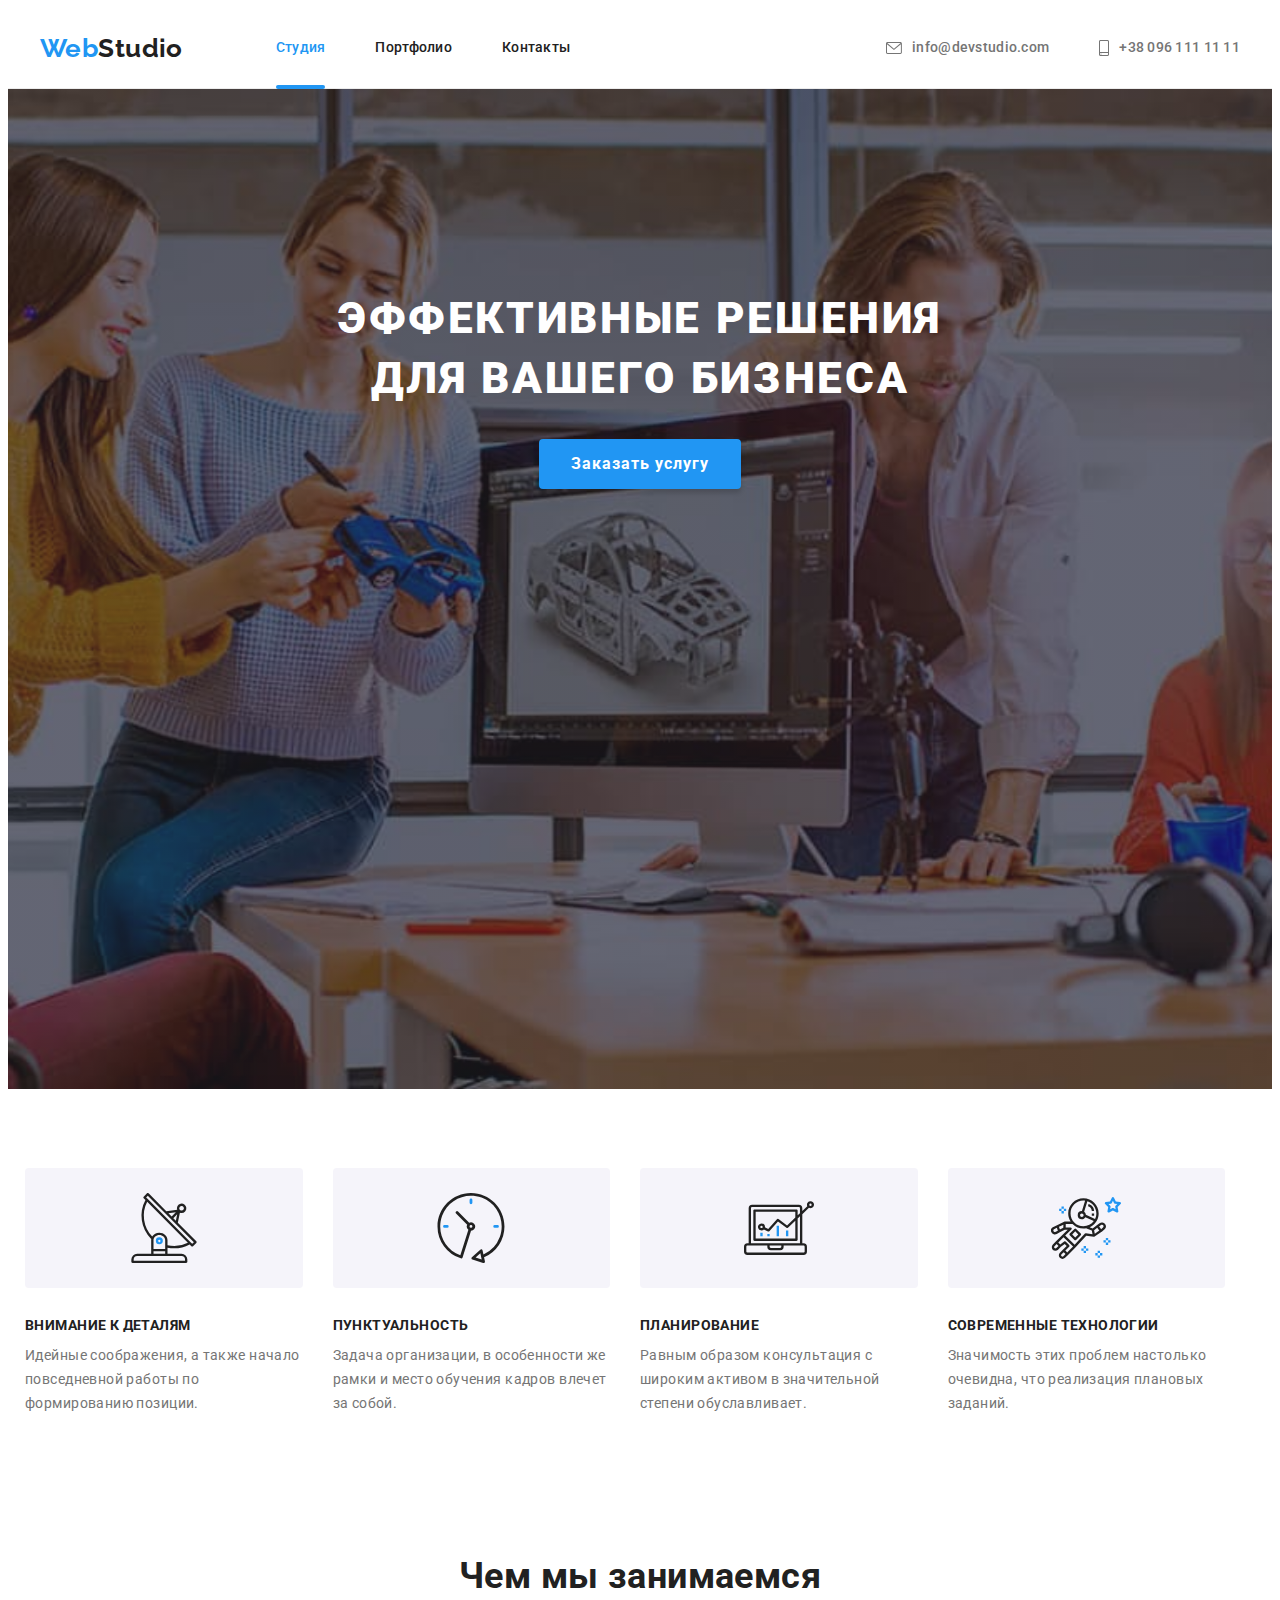
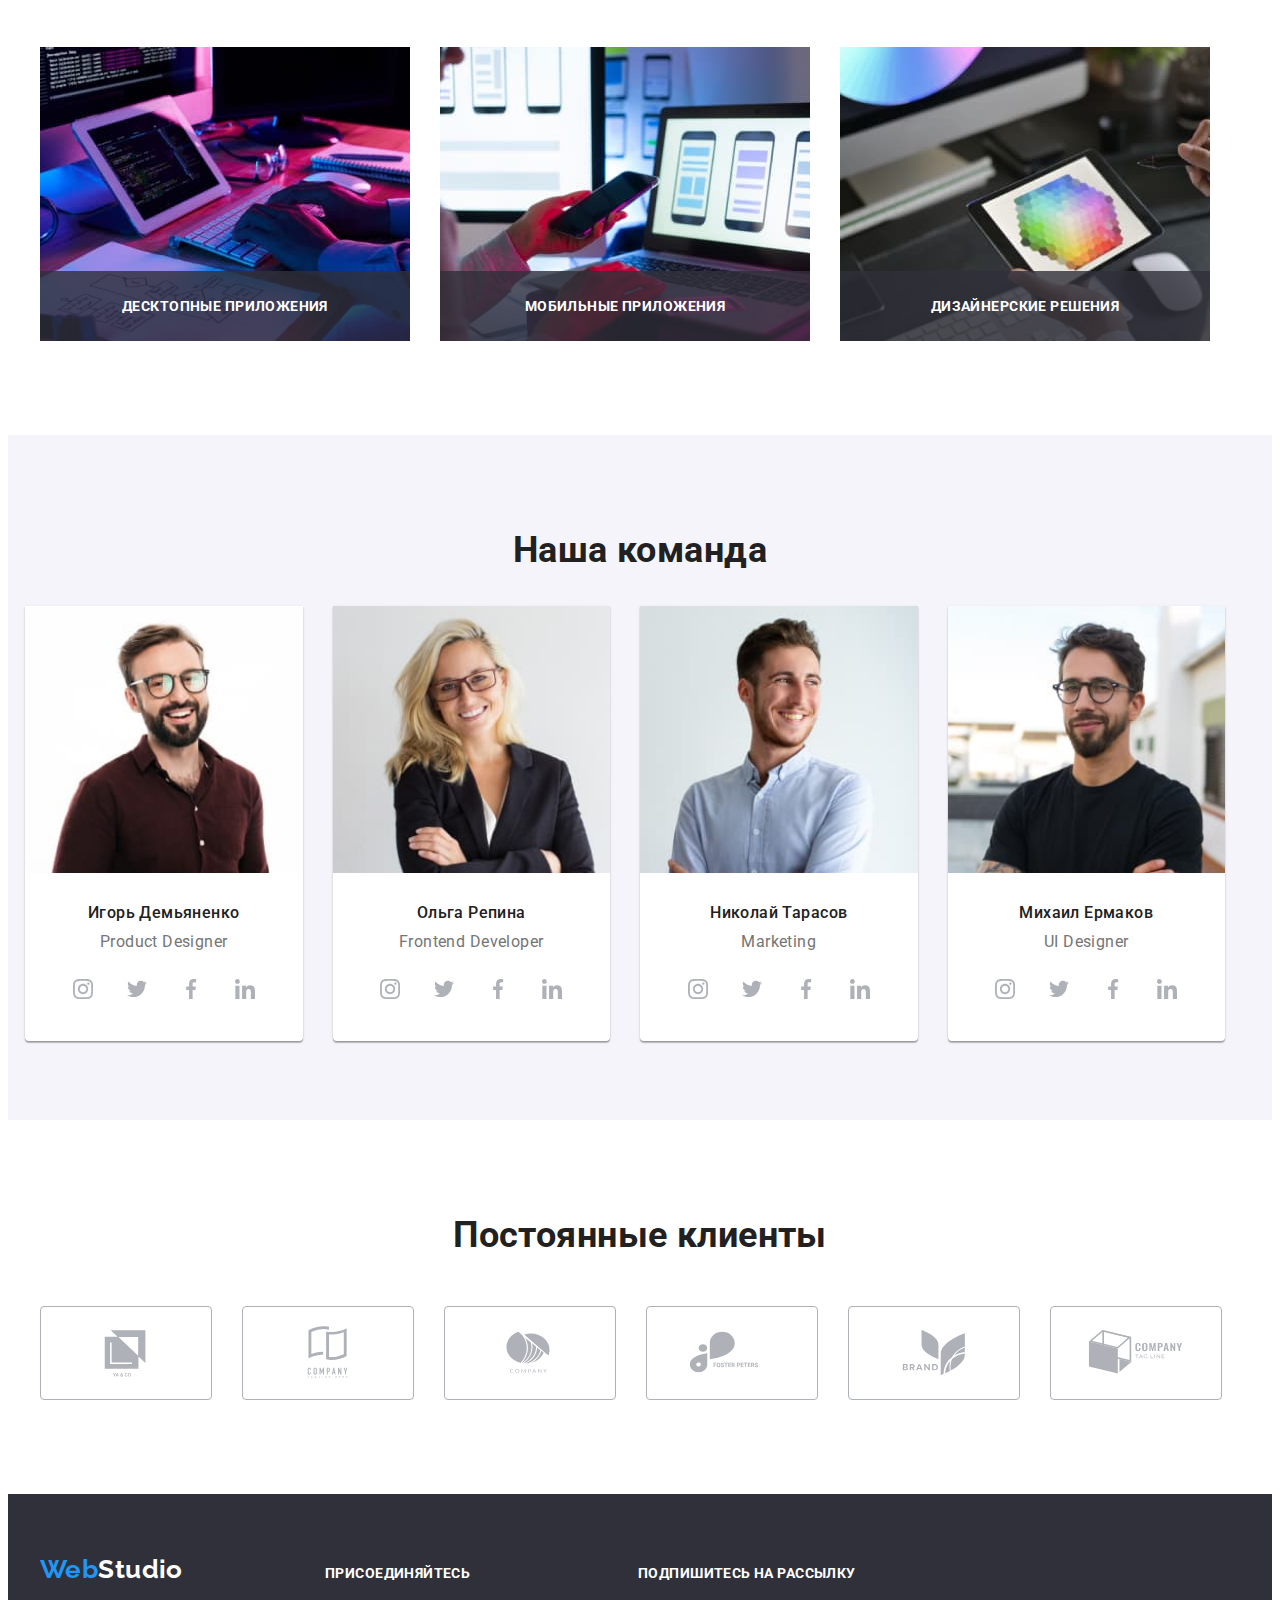
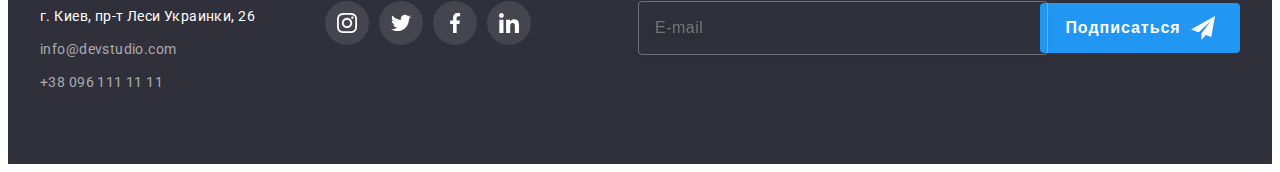
<file: index.html>
<!DOCTYPE html>
<html lang="ru">
  <head>
    <meta charset="UTF-8" />
    <meta http-equiv="X-UA-Compatible" content="IE=edge" />
    <meta name="viewport" content="width=device-width, initial-scale=1.0" />
    <link rel="preconnect" href="https://fonts.googleapis.com" />
    <link rel="preconnect" href="https://fonts.gstatic.com" crossorigin />
    <link rel="shortcut icon" href="#" />
    <link
      href="https://fonts.googleapis.com/css2?family=Raleway:wght@700&family=Roboto:wght@400;500;700;900&display=swap"
      rel="stylesheet"
    />
    <link
      rel="stylesheet"
      href="https://cdnjs.cloudflare.com/ajax/libs/modern-normalize/1.1.0/modern-normalize.min.css"
      integrity="sha512-wpPYUAdjBVSE4KJnH1VR1HeZfpl1ub8YT/NKx4PuQ5NmX2tKuGu6U/JRp5y+Y8XG2tV+wKQpNHVUX03MfMFn9Q=="
      crossorigin="anonymous"
      referrerpolicy="no-referrer"
    />
    <title>Студия</title>
    <link rel="stylesheet" href="./css/main.min.css" />
  </head>
  <body>
    <!--------------Page header------------------------------->
    <header class="header">
      <div class="container main-nav">
        <nav class="main-nav">
          <a href="./index.html" class="main-nav__logo link"
            ><span class="main-nav__lable">Web</span>Studio</a
          >
          <ul class="site-nav list">
            <li class="site-nav__item">
              <a href="./index.html" class="site-nav__link link site-nav__link--current">Студия</a>
            </li>
            <li class="site-nav__item">
              <a href="./portfolio.html" class="site-nav__link link">Портфолио</a>
            </li>
            <li class="site-nav__item">
              <a href="./index.html" class="site-nav__link link">Контакты</a>
            </li>
          </ul>
        </nav>
        <ul class="list contacts">
          <li class="contacts__item">
            <a href="mailto:info@devstudio.com" class="contacts__link link">
              <svg class="contacts__icon-mail" width="16" height="12">
                <use href="./images/icons.svg#icon-envelope"></use></svg
              >info@devstudio.com
            </a>
          </li>
          <li class="contacts__item">
            <a href="tel:+380961111111" class="contacts__link link">
              <svg class="contacts__icon-tel" width="10" height="16">
                <use href="./images/icons.svg#icon-smartphone"></use></svg
              >+38 096 111 11 11
            </a>
          </li>
        </ul>
        <button type="button" class="mobmenu-btn-open">
          <svg class="mobmenu-btn__open" width="40" height="40">
            <use href="./images/icons.svg#icon-menu_40px"></use>
          </svg>
        </button>
        <div class="mobmenu is-hidden">
          <div class="mob-container">
            <div class="mobmenu-top">
              <button type="button" class="mobmenu-btn-close">
                <svg class="mobmenu-btn__close" width="40" height="40">
                  <use href="./images/icons.svg#icon-close_40px"></use>
                </svg>
              </button>
              <ul class="mobmenu-nav list">
                <li class="mobmenu-nav__item">
                  <a href="./index.html" class="mobmenu-nav__link link mobmenu-nav__link--current"
                    >Студия</a
                  >
                </li>
                <li class="mobmenu-nav__item">
                  <a href="./portfolio.html" class="mobmenu-nav__link link">Портфолио</a>
                </li>
                <li class="mobmenu-nav__item">
                  <a href="./index.html" class="mobmenu-nav__link link">Контакты</a>
                </li>
              </ul>
            </div>
            <div class="mobmenu-bottom">
              <ul class="list mobmenu-contacts">
                <li class="mobmenu-contacts__tel">
                  <a href="tel:+380961111111" class="mobmenu-contacts__link link">
                    +38 096 111 11 11</a
                  >
                </li>
                <li class="mobmenu-contacts__mail">
                  <a href="mailto:info@devstudio.com" class="mobmenu-contacts__link link">
                    info@devstudio.com</a
                  >
                </li>
              </ul>
              <ul class="mob-soc list">
                <li class="mob-soc__item">
                  <a
                    href="#"
                    class="mob-soc__link link"
                    target="_blank"
                    rel="noopener nofollow noreferrer"
                    >Instagram</a
                  >
                </li>
                <li class="mob-soc__item">
                  <a
                    href="#"
                    class="mob-soc__link link"
                    target="_blank"
                    rel="noopener nofollow noreferrer"
                    >Twitter</a
                  >
                </li>
                <li class="mob-soc__item">
                  <a
                    href="#"
                    class="mob-soc__link link"
                    target="_blank"
                    rel="noopener nofollow noreferrer"
                    >Facebook</a
                  >
                </li>
                <li class="mob-soc__item">
                  <a
                    href="#"
                    class="mob-soc__link link"
                    target="_blank"
                    rel="noopener nofollow noreferrer"
                    >Linkedin</a
                  >
                </li>
              </ul>
            </div>
          </div>
        </div>
      </div>
    </header>
    <!--------------Page content------------------------------>
    <main>
      <!-----------Hero--------------------------------------->
      <section class="hero">
        <div class="container">
          <h1 class="hero-title">Эффективные решения для вашего бизнеса</h1>
          <button type="button" class="hero-button" data-modal-open>Заказать услугу</button>
        </div>
      </section>
      <!------------Specifics--------------------------------->
      <section class="specifics">
        <div class="container">
          <h2 class="section-title visually-hidden">Особенности работы</h2>
          <ul class="list specifics-list">
            <li class="specifics-list__item specifics__icon-antenna">
              <h3 class="specifics-list__title">ВНИМАНИЕ К ДЕТАЛЯМ</h3>
              <p class="specifics-list__text">
                Идейные соображения, а также начало повседневной работы по формированию позиции.
              </p>
            </li>
            <li class="specifics-list__item specifics__icon-clock">
              <h3 class="specifics-list__title">ПУНКТУАЛЬНОСТЬ</h3>
              <p class="specifics-list__text">
                Задача организации, в особенности же рамки и место обучения кадров влечет за собой.
              </p>
            </li>
            <li class="specifics-list__item specifics__icon-diagram">
              <h3 class="specifics-list__title">ПЛАНИРОВАНИЕ</h3>
              <p class="specifics-list__text">
                Равным образом консультация с широким активом в значительной степени обуславливает.
              </p>
            </li>
            <li class="specifics-list__item specifics__icon-astronaut">
              <h3 class="specifics-list__title">СОВРЕМЕННЫЕ ТЕХНОЛОГИИ</h3>
              <p class="specifics-list__text">
                Значимость этих проблем настолько очевидна, что реализация плановых заданий.
              </p>
            </li>
          </ul>
        </div>
      </section>
      <!------------Function--------------------------------->
      <section class="function">
        <div class="container">
          <h2 class="section-title">Чем мы занимаемся</h2>
          <ul class="list work-list">
            <li class="work-list__item">
              <img
                srcset="
                  ./images/desktop/laptopdesktop@1x.jpg 1x,
                  ./images/desktop/laptopdesktop@2x.jpg 2x
                "
                src="./images/laptop.jpg"
                alt="laptop"
                width="370"
                class="work-list__img"
              />
              <p class="work-list__text">Десктопные приложения</p>
            </li>
            <li class="work-list__item">
              <img
                srcset="./images/desktop/celphone@1x.jpg 1x, ./images/desktop/celphone@2x.jpg 2x"
                src="./images/celphone.jpg"
                alt="celphone"
                width="370"
                class="work-list__img"
              />
              <p class="work-list__text">Мобильные приложения</p>
            </li>
            <li class="work-list__item">
              <img
                srcset="
                  ./images/desktop/tabletdesktop@1x.jpg 1x,
                  ./images/desktop/tabletdesktop@2x.jpg 2x
                "
                src="./images/tablet.jpg"
                alt="tablet"
                width="370"
                class="work-list__img"
              />
              <p class="work-list__text">Дизайнерские решения</p>
            </li>
          </ul>
        </div>
      </section>
      <!------------Team------------------------------------->
      <section class="team">
        <div class="container">
          <h2 class="section-title">Наша команда</h2>
          <ul class="list team-list">
            <li class="team-list__item">
              <picture>
                <source
                  media="(min-width: 1200px)"
                  srcset="
                    ./images/desktop/team1desktop@1x.jpg 1x,
                    ./images/desktop/team1desktop@2x.jpg 2x
                  "
                />
                <source
                  media="(min-width: 768px)"
                  srcset="./images/tablet/team1tab@1x.jpg 1x, ./images/tablet/team1tab@2x.jpg 2x"
                />
                <source
                  media="(min-width: 480px)"
                  srcset="./images/mob/team1mob@1x.jpg 1x, ./images/mob/team1mob@2x.jpg 2x"
                />
                <img src="./images/team1.jpg" alt="man Ihor" class="team-list__card" width="450" />
              </picture>
              <div class="data-team">
                <h3 class="data-team__title">Игорь Демьяненко</h3>
                <p lang="en" class="data-team__text">Product Designer</p>
                <ul class="soc-profile list">
                  <li class="soc-profile__item">
                    <a href="" class="soc-profile__link link"
                      ><svg class="soc-profile__icon" width="20" height="20">
                        <use href="./images/icons.svg#icon-instagram"></use>
                      </svg>
                    </a>
                  </li>
                  <li class="soc-profile__item">
                    <a href="" class="soc-profile__link link"
                      ><svg class="soc-profile__icon" width="20" height="20">
                        <use href="./images/icons.svg#icon-twitter"></use>
                      </svg>
                    </a>
                  </li>
                  <li class="soc-profile__item">
                    <a href="" class="soc-profile__link link">
                      <svg class="soc-profile__icon" width="20" height="20">
                        <use href="./images/icons.svg#icon-facebook"></use>
                      </svg>
                    </a>
                  </li>
                  <li class="soc-profile__item">
                    <a href="" class="soc-profile__link link"
                      ><svg class="soc-profile__icon" width="20" height="20">
                        <use href="./images/icons.svg#icon-linkedin"></use>
                      </svg>
                    </a>
                  </li>
                </ul>
              </div>
            </li>
            <li class="team-list__item">
              <picture>
                <source
                  media="(min-width: 1200px)"
                  srcset="
                    ./images/desktop/team2desktop@1x.jpg 1x,
                    ./images/desktop/team2desktop@2x.jpg 2x
                  "
                />
                <source
                  media="(min-width: 768px)"
                  srcset="./images/tablet/team2tab@1x.jpg 1x, ./images/tablet/team2tab@2x.jpg 2x"
                />
                <source
                  media="(min-width: 480px)"
                  srcset="./images/mob/team2mob@1x.jpg 1x, ./images/mob/team2mob@2x.jpg 2x"
                />
                <img
                  src="./images/team2.jpg"
                  alt="woman Olha"
                  class="team-list__card"
                  width="450"
                />
              </picture>
              <div class="data-team">
                <h3 class="data-team__title">Ольга Репина</h3>
                <p lang="en" class="data-team__text">Frontend Developer</p>
                <ul class="soc-profile list">
                  <li class="soc-profile__item">
                    <a href="" class="soc-profile__link link"
                      ><svg class="soc-profile__icon" width="20" height="20">
                        <use href="./images/icons.svg#icon-instagram"></use>
                      </svg>
                    </a>
                  </li>
                  <li class="soc-profile__item">
                    <a href="" class="soc-profile__link link"
                      ><svg class="soc-profile__icon" width="20" height="20">
                        <use href="./images/icons.svg#icon-twitter"></use>
                      </svg>
                    </a>
                  </li>
                  <li class="soc-profile__item">
                    <a href="" class="soc-profile__link link">
                      <svg class="soc-profile__icon" width="20" height="20">
                        <use href="./images/icons.svg#icon-facebook"></use>
                      </svg>
                    </a>
                  </li>
                  <li class="soc-profile__item">
                    <a href="" class="soc-profile__link link"
                      ><svg class="soc-profile__icon" width="20" height="20">
                        <use href="./images/icons.svg#icon-linkedin"></use>
                      </svg>
                    </a>
                  </li>
                </ul>
              </div>
            </li>
            <li class="team-list__item">
              <picture>
                <source
                  media="(min-width: 1200px)"
                  srcset="
                    ./images/desktop/team3desktop@1x.jpg 1x,
                    ./images/desktop/team3desktop@2x.jpg 2x
                  "
                />
                <source
                  media="(min-width: 768px)"
                  srcset="./images/tablet/team3tab@1x.jpg 1x, ./images/tablet/team3tab@2x.jpg 2x"
                />
                <source
                  media="(min-width: 480px)"
                  srcset="./images/mob/team3mob@1x.jpg 1x, ./images/mob/team3mob@2x.jpg 2x"
                />
                <img
                  src="./images/team3.jpg"
                  alt="man Nikolai"
                  class="team-list__card"
                  width="450"
                />
              </picture>
              <div class="data-team">
                <h3 class="data-team__title">Николай Тарасов</h3>
                <p lang="en" class="data-team__text">Marketing</p>
                <ul class="soc-profile list">
                  <li class="soc-profile__item">
                    <a href="" class="soc-profile__link link"
                      ><svg class="soc-profile__icon" width="20" height="20">
                        <use href="./images/icons.svg#icon-instagram"></use>
                      </svg>
                    </a>
                  </li>
                  <li class="soc-profile__item">
                    <a href="" class="soc-profile__link link"
                      ><svg class="soc-profile__icon" width="20" height="20">
                        <use href="./images/icons.svg#icon-twitter"></use>
                      </svg>
                    </a>
                  </li>
                  <li class="soc-profile__item">
                    <a href="" class="soc-profile__link link">
                      <svg class="soc-profile__icon" width="20" height="20">
                        <use href="./images/icons.svg#icon-facebook"></use>
                      </svg>
                    </a>
                  </li>
                  <li class="soc-profile__item">
                    <a href="" class="soc-profile__link link"
                      ><svg class="soc-profile__icon" width="20" height="20">
                        <use href="./images/icons.svg#icon-linkedin"></use>
                      </svg>
                    </a>
                  </li>
                </ul>
              </div>
            </li>
            <li class="team-list__item">
              <picture>
                <source
                  media="(min-width: 1200px)"
                  srcset="
                    ./images/desktop/team4desktop@1x.jpg 1x,
                    ./images/desktop/team4desktop@2x.jpg 2x
                  "
                />
                <source
                  media="(min-width: 768px)"
                  srcset="./images/tablet/team4tab@1x.jpg 1x, ./images/tablet/team4tab@2x.jpg 2x"
                />
                <source
                  media="(min-width: 480px)"
                  srcset="./images/mob/team4mob@1x.jpg 1x, ./images/mob/team4mob@2x.jpg 2x"
                />
                <img
                  src="./images/team4.jpg"
                  alt="man Mihail"
                  class="team-list__card"
                  width="450"
                />
              </picture>
              <div class="data-team">
                <h3 class="data-team__title">Михаил Ермаков</h3>
                <p lang="en" class="data-team__text">UI Designer</p>
                <ul class="soc-profile list">
                  <li class="soc-profile__item">
                    <a href="" class="soc-profile__link link"
                      ><svg class="soc-profile__icon" width="20" height="20">
                        <use href="./images/icons.svg#icon-instagram"></use>
                      </svg>
                    </a>
                  </li>
                  <li class="soc-profile__item">
                    <a href="" class="soc-profile__link link"
                      ><svg class="soc-profile__icon" width="20" height="20">
                        <use href="./images/icons.svg#icon-twitter"></use>
                      </svg>
                    </a>
                  </li>
                  <li class="soc-profile__item">
                    <a href="" class="soc-profile__link link">
                      <svg class="soc-profile__icon" width="20" height="20">
                        <use href="./images/icons.svg#icon-facebook"></use>
                      </svg>
                    </a>
                  </li>
                  <li class="soc-profile__item">
                    <a href="" class="soc-profile__link link"
                      ><svg class="soc-profile__icon" width="20" height="20">
                        <use href="./images/icons.svg#icon-linkedin"></use>
                      </svg>
                    </a>
                  </li>
                </ul>
              </div>
            </li>
          </ul>
        </div>
      </section>
      <!------------Customers---------------------------------->
      <section class="customers">
        <div class="container">
          <h2 class="section-title">Постоянные клиенты</h2>
          <ul class="list customers-list">
            <li class="customers-list__item">
              <a href="" class="customers-list__link link">
                <svg class="customers-list__icon" width="106" height="60">
                  <use href="./images/icons.svg#icon-company1"></use>
                </svg>
              </a>
            </li>
            <li class="customers-list__item">
              <a href="" class="customers-list__link link">
                <svg class="customers-list__icon" width="106" height="60">
                  <use href="./images/icons.svg#icon-company2"></use>
                </svg>
              </a>
            </li>
            <li class="customers-list__item">
              <a href="" class="customers-list__link link">
                <svg class="customers-list__icon" width="106" height="60">
                  <use href="./images/icons.svg#icon-company3"></use>
                </svg>
              </a>
            </li>
            <li class="customers-list__item">
              <a href="" class="customers-list__link link">
                <svg class="customers-list__icon" width="106" height="60">
                  <use href="./images/icons.svg#icon-company4"></use>
                </svg>
              </a>
            </li>
            <li class="customers-list__item">
              <a href="" class="customers-list__link link">
                <svg class="customers-list__icon" width="106" height="60">
                  <use href="./images/icons.svg#icon-company5"></use>
                </svg>
              </a>
            </li>
            <li class="customers-list__item">
              <a href="" class="customers-list__link link">
                <svg class="customers-list__icon" width="106" height="60">
                  <use href="./images/icons.svg#icon-company6"></use>
                </svg>
              </a>
            </li>
          </ul>
        </div>
      </section>
    </main>
    <!-------------- Page footer ------------------------------>
    <footer class="footer">
      <div class="container">
        <div class="logo">
          <a href="./index.html" class="link logo__footer"
            ><span class="logo__sign">Web</span><span class="logo__studio">Studio</span></a
          >
          <address>
            <ul class="address-list list">
              <li class="address-list__item">
                <a
                  href="https://goo.gl/maps/n7KvUpTxi8NSxzfY6"
                  target="_blank"
                  rel="nofollow noreferrer noopener"
                  class="link address-list__link"
                  >г. Киев, пр-т Леси Украинки, 26</a
                >
              </li>
              <li class="address-list__item">
                <a href="mailto:info@devstudio.com" class="link address-list__mail-link"
                  >info@devstudio.com</a
                >
              </li>
              <li class="address-list__item">
                <a href="tel:+380961111111" class="link address-list__tel-link"
                  >+38 096 111 11 11</a
                >
              </li>
            </ul>
          </address>
        </div>
        <div class="soc-networks">
          <p class="soc-networks__title">присоединяйтесь</p>
          <ul class="soc-list list">
            <li class="soc-list__item">
              <a href="" class="soc-list__link link">
                <svg class="soc-list__icon" width="20" height="20">
                  <use href="./images/icons.svg#icon-instagram"></use>
                </svg>
              </a>
            </li>
            <li class="soc-list__item">
              <a href="" class="soc-list__link link">
                <svg class="soc-list__icon" width="20" height="20">
                  <use href="./images/icons.svg#icon-twitter"></use>
                </svg>
              </a>
            </li>
            <li class="soc-list__item">
              <a href="" class="soc-list__link link">
                <svg class="soc-list__icon" width="20" height="20">
                  <use href="./images/icons.svg#icon-facebook"></use>
                </svg>
              </a>
            </li>
            <li class="soc-list__item">
              <a href="" class="soc-list__link link">
                <svg class="soc-list__icon" width="20" height="20">
                  <use href="./images/icons.svg#icon-linkedin"></use>
                </svg>
              </a>
            </li>
          </ul>
        </div>
        <form action="#" class="signup-form" autocomplete="off">
          <p class="signup-form__title">Подпишитесь на рассылку</p>
          <div class="signup">
            <label for="email">
              <input
                type="email"
                class="signup__email"
                name="email"
                id="email"
                placeholder="E-mail"
                autocomplete="email"
                required
            /></label>
            <button type="submit" class="signup__btn">
              Подписаться
              <svg class="signup__icon" width="24" height="24">
                <use href="./images/icons.svg#icon-icon-send"></use>
              </svg>
            </button>
          </div>
        </form>
      </div>
    </footer>
    <!--------------- Backdrop and Modal window ------------------>
    <div class="backdrop is-hidden" data-modal>
      <div class="modal">
        <button type="button" class="modal__close-btn" data-modal-close>
          <svg class="modal__icon-btn" width="18" height="18">
            <use href="./images/icons.svg#icon-close-black-18dp-2-11"></use>
          </svg>
        </button>
        <p class="modal__title">Оставьте свои данные, мы вам перезвоним</p>
        <form action="#" class="client-form" autocomplete="off">
          <div class="client-name">
            <label for="name" class="client-name__label">Имя</label>
            <input type="text" class="client-name__form" id="name" name="client-name" required />
            <span class="client-name__icon">
              <svg class="icon-percon" width="18" height="18">
                <use href="./images/icons.svg#icon-person-black"></use>
              </svg>
            </span>
          </div>
          <div class="client-tel">
            <label for="tel" class="client-tel__label">Телефон</label>
            <input type="tel" class="client-tel__form" id="tel" name="client-tel" required />
            <span class="client-tel__icon">
              <svg class="icon-tel" width="18" height="18">
                <use href="./images/icons.svg#icon-phone-black"></use>
              </svg>
            </span>
          </div>
          <div class="client-mail">
            <label for="mail" class="client-mail__label">Почта</label>
            <input type="email" class="client-mail__form" id="mail" name="client-mail" required />
            <span class="client-mail__icon">
              <svg class="icon-mail" width="18" height="18">
                <use href="./images/icons.svg#icon-email-black"></use>
              </svg>
            </span>
          </div>
          <div class="client-msg">
            <label for="msg" class="client-msg__label">Комментарий</label>
            <textarea
              name="client-msg"
              class="client-msg__form"
              id="msg"
              cols="30"
              rows="10"
              placeholder="Введите текст"
            ></textarea>
          </div>
          <label class="form-deal">
            <input
              type="checkbox"
              class="form-deal__checkbox visually-hidden"
              name="deal"
              required
            />
            <span class="form-deal__icon"></span>
            <span class="form-deal__text">Соглашаюсь с рассылкой и принимаю</span>
            <a href="#" class="form-deal__link">Условия договора</a>
          </label>
          <button type="submit" class="client-form__btn">Отправить</button>
        </form>
      </div>
    </div>
    <script src="./js/modal.js"></script>
    <script src="./js/mobile-menu.js"></script>
  </body>
</html>
</file>
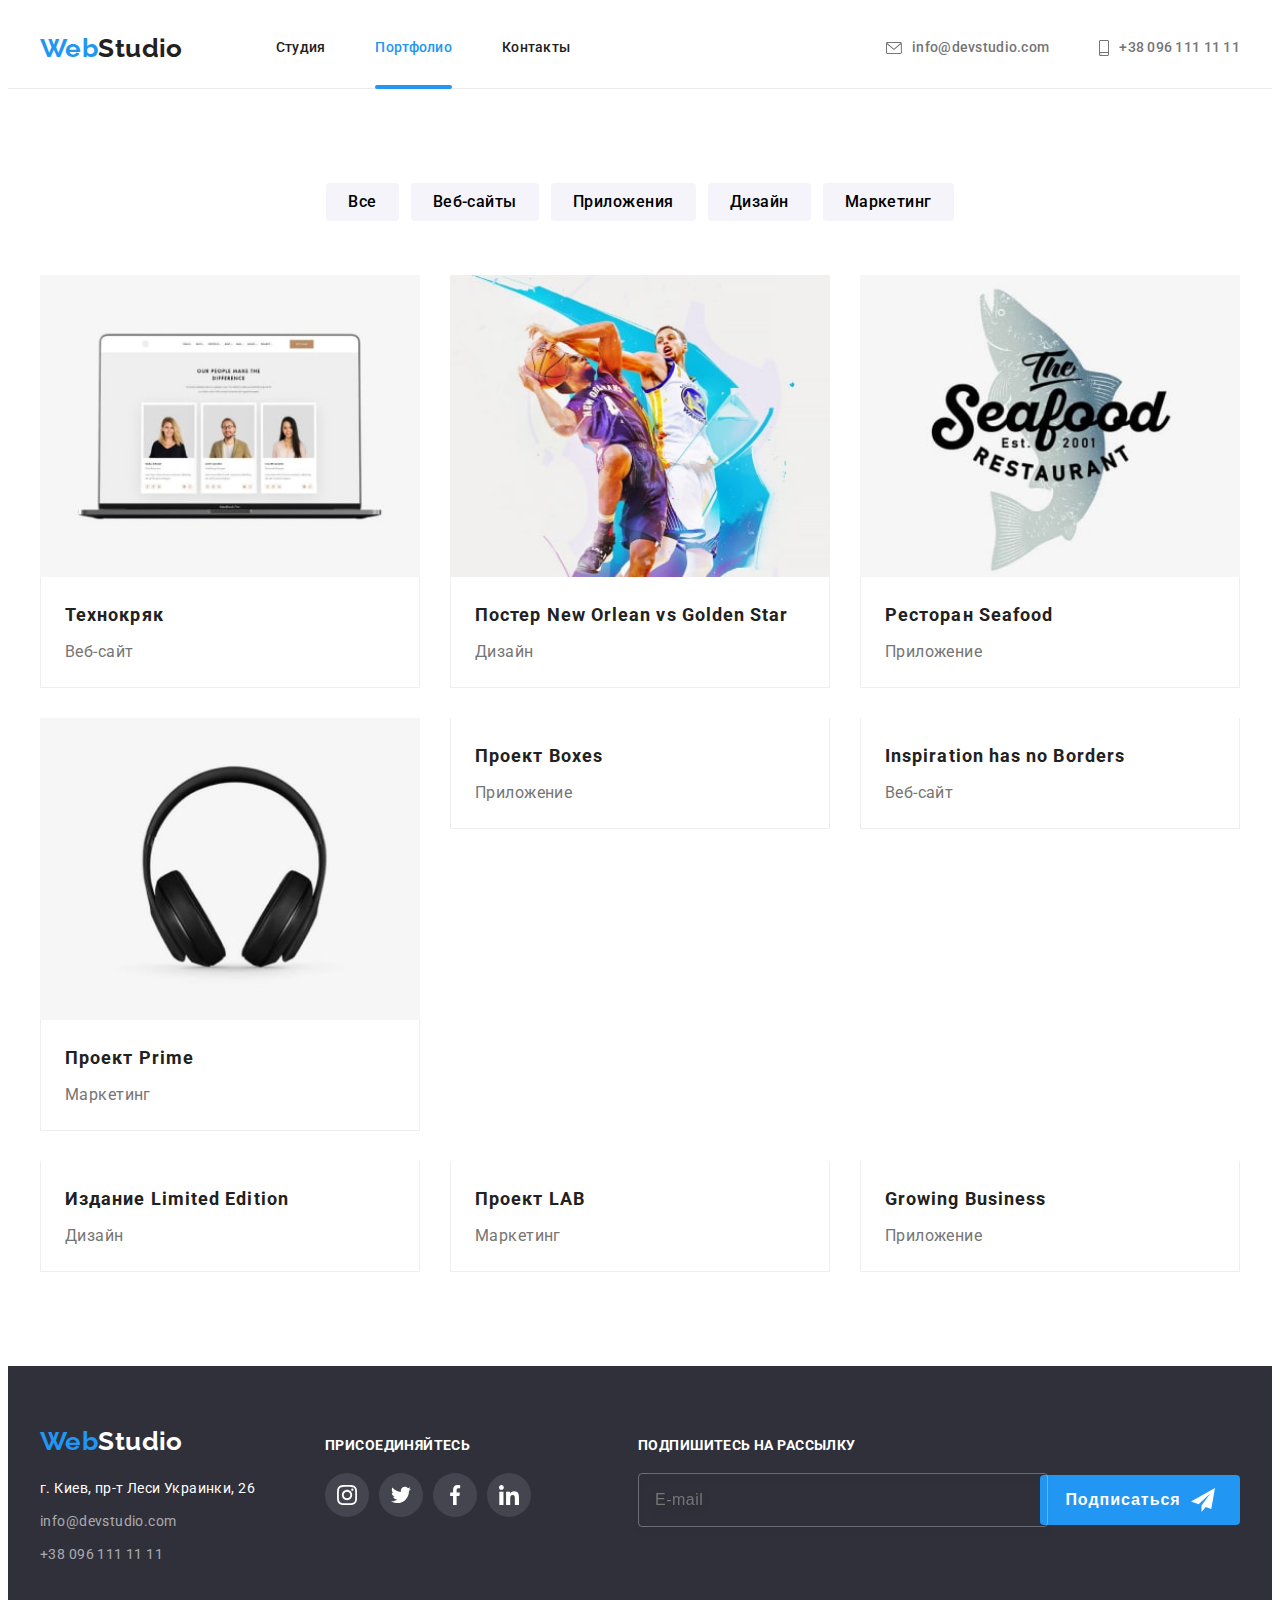
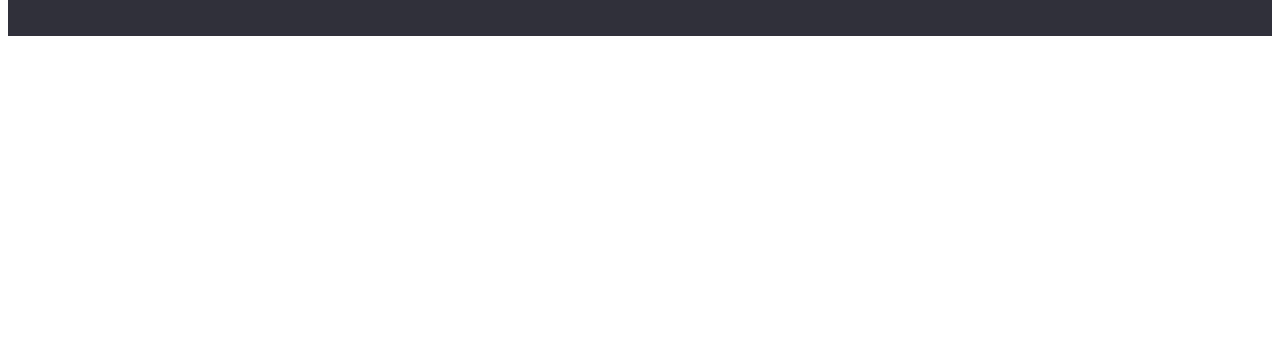
<file: portfolio.html>
<!DOCTYPE html>
<html lang="ru">
  <head>
    <meta charset="UTF-8" />
    <meta http-equiv="X-UA-Compatible" content="IE=edge" />
    <meta name="viewport" content="width=device-width, initial-scale=1.0" />
    <link rel="preconnect" href="https://fonts.googleapis.com" />
    <link rel="preconnect" href="https://fonts.googleapis.com" />
    <link rel="preconnect" href="https://fonts.gstatic.com" crossorigin />
    <link rel="shortcut icon" href="#" />
    <link
      href="https://fonts.googleapis.com/css2?family=Raleway:wght@700&family=Roboto:wght@400;500;700;900&display=swap"
      rel="stylesheet"
    />
    <link
      rel="stylesheet"
      href="https://cdnjs.cloudflare.com/ajax/libs/modern-normalize/1.1.0/modern-normalize.min.css"
      integrity="sha512-wpPYUAdjBVSE4KJnH1VR1HeZfpl1ub8YT/NKx4PuQ5NmX2tKuGu6U/JRp5y+Y8XG2tV+wKQpNHVUX03MfMFn9Q=="
      crossorigin="anonymous"
      referrerpolicy="no-referrer"
    />
    <title>Портфолио</title>
    <link rel="stylesheet" href="./css/main.min.css" />
  </head>
  <body>
    <!--------------------Page header----------------->
    <header class="header">
      <div class="container main-nav">
        <nav class="main-nav">
          <a href="./index.html" class="main-nav__logo link"
            ><span class="main-nav__lable">Web</span>Studio</a
          >
          <ul class="site-nav list">
            <li class="site-nav__item">
              <a href="./index.html" class="site-nav__link link">Студия</a>
            </li>
            <li class="site-nav__item">
              <a href="./portfolio.html" class="site-nav__link link site-nav__link--current"
                >Портфолио</a
              >
            </li>
            <li class="site-nav__item">
              <a href="./index.html" class="site-nav__link link">Контакты</a>
            </li>
          </ul>
        </nav>
        <ul class="list contacts">
          <li class="contacts__item">
            <a href="mailto:info@devstudio.com" class="contacts__link link">
              <svg class="contacts__icon-mail" width="16" height="12">
                <use href="./images/icons.svg#icon-envelope"></use>
              </svg>
              info@devstudio.com
            </a>
          </li>
          <li class="contacts__item">
            <a href="tel:+380961111111" class="contacts__link link">
              <svg class="contacts__icon-tel" width="10" height="16">
                <use href="./images/icons.svg#icon-smartphone"></use>
              </svg>
              +38 096 111 11 11
            </a>
          </li>
        </ul>
        <button type="button" class="mobmenu-btn-open">
          <svg class="menu-btn__open" width="40" height="40">
            <use href="./images/icons.svg#icon-menu_40px"></use>
          </svg>
        </button>
        <div class="mobmenu is-hidden">
          <div class="mob-container">
            <div class="mobmenu-top">
              <button type="button" class="mobmenu-btn-close">
                <svg
                  class="mobmenu-btn__close"
                  width="40"
                  height="40"
                  aria-label="Перекрючатель мобильного меню"
                >
                  <use href="./images/icons.svg#icon-close_40px"></use>
                </svg>
              </button>
              <ul class="mobmenu-nav list">
                <li class="mobmenu-nav__item">
                  <a href="./index.html" class="mobmenu-nav__link link">Студия</a>
                </li>
                <li class="mobmenu-nav__item">
                  <a
                    href="./portfolio.html"
                    class="mobmenu-nav__link link mobmenu-nav__link--current"
                    >Портфолио</a
                  >
                </li>
                <li class="mobmenu-nav__item">
                  <a href="./index.html" class="mobmenu-nav__link link">Контакты</a>
                </li>
              </ul>
            </div>
            <div class="mobmenu-bottom">
              <ul class="list mobmenu-contacts">
                <li class="mobmenu-contacts__tel">
                  <a href="tel:+380961111111" class="mobmenu-contacts__link link">
                    +38 096 111 11 11</a
                  >
                </li>
                <li class="mobmenu-contacts__mail">
                  <a href="mailto:info@devstudio.com" class="mobmenu-contacts__link link">
                    info@devstudio.com</a
                  >
                </li>
              </ul>
              <ul class="mob-soc list">
                <li class="mob-soc__item">
                  <a
                    href="#"
                    class="mob-soc__link link"
                    target="_blank"
                    rel="noopener nofollow noreferrer"
                    >Instagram</a
                  >
                </li>
                <li class="mob-soc__item">
                  <a
                    href="#"
                    class="mob-soc__link link"
                    target="_blank"
                    rel="noopener nofollow noreferrer"
                    >Twitter</a
                  >
                </li>
                <li class="mob-soc__item">
                  <a
                    href="#"
                    class="mob-soc__link link"
                    target="_blank"
                    rel="noopener nofollow noreferrer"
                    >Facebook</a
                  >
                </li>
                <li class="mob-soc__item">
                  <a
                    href="#"
                    class="mob-soc__link link"
                    target="_blank"
                    rel="noopener nofollow noreferrer"
                    >Linkedin</a
                  >
                </li>
              </ul>
            </div>
          </div>
        </div>
      </div>
    </header>
    <!--------------------Portfolio------------------->
    <main>
      <section class="portfolio">
        <div class="container">
          <h1 class="visually-hidden">Галерея</h1>
          <ul class="list bottons-list">
            <li class="bottons-list__item">
              <button type="button" class="bottons-list__filter current">Все</button>
            </li>
            <li class="bottons-list__item">
              <button type="button" class="bottons-list__filter">Веб-сайты</button>
            </li>
            <li class="bottons-list__item">
              <button type="button" class="bottons-list__filter">Приложения</button>
            </li>
            <li class="bottons-list__item">
              <button type="button" class="bottons-list__filter">Дизайн</button>
            </li>
            <li class="bottons-list__item">
              <button type="button" class="bottons-list__filter">Маркетинг</button>
            </li>
          </ul>
          <ul class="list card-set">
            <li class="card-set__item">
              <a href="" class="card-set__link link">
                <div class="card-thumb">
                  <picture>
                    <source
                      media="(min-width: 1200px)"
                      srcset="
                        ./images/desktop/teamdesktop@1x.jpg 1x,
                        ./images/desktop/teamdesktop@2x.jpg 2x
                      "
                    />
                    <source
                      media="(min-width: 768px)"
                      srcset="./images/tablet/teamtab@1x.jpg 1x, ./images/tablet/teamtab@2x.jpg 2x"
                    />
                    <source
                      media="(min-width: 480px)"
                      srcset="./images/mob/teammob@1x.jpg 1x, ./images/mob/teammob@2x.jpg 2x"
                    />
                    <img
                      src="./images/team.jpg"
                      alt="Фото и контакты специалистов"
                      class="card-thumb__img"
                      width="450"
                    />
                  </picture>
                  <p class="card-thumb__text">
                    Ресурс предлагает комплексные предложения с разным уровнем функционала и
                    сервисов. Все это позволит посетителю получить исчерпывающие сведения о компании
                    или частном лице.
                  </p>
                </div>
                <div class="data-gallery">
                  <h2 class="data-gallery__title">Технокряк</h2>
                  <p class="data-gallery__text">Веб-сайт</p>
                </div>
              </a>
            </li>
            <li class="card-set__item">
              <a href="" class="card-set__link link">
                <div class="card-thumb">
                  <picture>
                    <source
                      media="(min-width: 1200px)"
                      srcset="
                        ./images/desktop/sportdesktop@1x.jpg 1x,
                        ./images/desktop/sportdesktop@2x.jpg 2x
                      "
                    />
                    <source
                      media="(min-width: 768px)"
                      srcset="
                        ./images/tablet/sporttab@1x.jpg 1x,
                        ./images/tablet/sporttab@2x.jpg 2x
                      "
                    />
                    <source
                      media="(min-width: 480px)"
                      srcset="./images/mob/sportmob@1x.jpg 1x, ./images/mob/sportmob@2x.jpg 2x"
                    />
                    <img
                      src="./images/sport.jpg"
                      alt="Два баскетболиста с мячом"
                      class="card-thumb__img"
                      width="450"
                    />
                  </picture>
                  <p class="card-thumb__text">
                    Ресурс предлагает комплексные предложения с разным уровнем функционала и
                    сервисов. Все это позволит посетителю получить исчерпывающие сведения о компании
                    или частном лице.
                  </p>
                </div>
                <div class="data-gallery">
                  <h2 class="data-gallery__title">Постер New Orlean vs Golden Star</h2>
                  <p class="data-gallery__text">Дизайн</p>
                </div>
              </a>
            </li>
            <li class="card-set__item">
              <a href="" class="card-set__link link">
                <div class="card-thumb">
                  <picture>
                    <source
                      media="(min-width: 1200px)"
                      srcset="
                        ./images/desktop/seafooddesktop@1x.jpg 1x,
                        ./images/desktop/seafooddesktop@2x.jpg 2x
                      "
                    />
                    <source
                      media="(min-width: 768px)"
                      srcset="
                        ./images/tablet/seafoodtab@1x.jpg 1x,
                        ./images/tablet/seafoodtab@2x.jpg 2x
                      "
                    />
                    <source
                      media="(min-width: 480px)"
                      srcset="./images/mob/seafoodmob@1x.jpg 1x, ./images/mob/seafoodmob@2x.jpg 2x"
                    />
                    <img
                      src="./images/seafood.jpg"
                      alt="Логотип рестрана морской еды"
                      class="card-thumb__img"
                      width="450"
                    />
                  </picture>
                  <p class="card-thumb__text">
                    Ресурс предлагает комплексные предложения с разным уровнем функционала и
                    сервисов. Все это позволит посетителю получить исчерпывающие сведения о компании
                    или частном лице.
                  </p>
                </div>
                <div class="data-gallery">
                  <h2 class="data-gallery__title">Ресторан Seafood</h2>
                  <p class="data-gallery__text">Приложение</p>
                </div>
              </a>
            </li>
            <li class="card-set__item">
              <a href="" class="card-set__link link">
                <div class="card-thumb">
                  <picture>
                    <source
                      media="(min-width: 1200px)"
                      srcset="
                        ./images/desktop/headphonedesktop@1x.jpg 1x,
                        ./images/desktop/headphonedesktop@2x.jpg 2x
                      "
                    />
                    <source
                      media="(min-width: 768px)"
                      srcset="
                        ./images/tablet/headphonetab@1x.jpg 1x,
                        ./images/tablet/headphonetab@2x.jpg 2x
                      "
                    />
                    <source
                      media="(min-width: 480px)"
                      srcset="
                        ./images/mob/headphonemob@1x.jpg 1x,
                        ./images/mob/headphonemob@2x.jpg 2x
                      "
                    />
                    <img
                      src="./images/headphone.jpg"
                      alt="Наушники"
                      class="card-thumb__img"
                      width="450"
                    />
                  </picture>
                  <p class="card-thumb__text">
                    Ресурс предлагает комплексные предложения с разным уровнем функционала и
                    сервисов. Все это позволит посетителю получить исчерпывающие сведения о компании
                    или частном лице.
                  </p>
                </div>
                <div class="data-gallery">
                  <h2 class="data-gallery__title">Проект Prime</h2>
                  <p class="data-gallery__text">Маркетинг</p>
                </div>
              </a>
            </li>
            <li class="card-set__item">
              <a href="" class="card-set__link link">
                <div class="card-thumb">
                  <picture>
                    <source
                      media="(min-width: 1200px)"
                      srcset="
                        ./images/desktop/boxesdesktop@1x.jpg 1x,
                        ./images/desktop/boxesdesktop@2x.jpg 2x
                      "
                    />
                    <source
                      media="(min-width: 768px)"
                      srcset="
                        ./images/tablet/boxestab@1x.jpg 1x,
                        ./images/tablet/boxestab@2x.jpg 2x
                      "
                    />
                    <source
                      media="(min-width: 480px)"
                      srcset="./images/mob/boxesmob@1x.jpg 1x, ./images/mob/boxesmob@2x.jpg 2x"
                    />
                    <img
                      src="./images/boxes.jpg"
                      alt="Две коробки"
                      class="card-thumb__img"
                      width="450"
                    />
                  </picture>
                  <p class="card-thumb__text">
                    Ресурс предлагает комплексные предложения с разным уровнем функционала и
                    сервисов. Все это позволит посетителю получить исчерпывающие сведения о компании
                    или частном лице.
                  </p>
                </div>
                <div class="data-gallery">
                  <h2 class="data-gallery__title">Проект Boxes</h2>
                  <p class="data-gallery__text">Приложение</p>
                </div>
              </a>
            </li>
            <li class="card-set__item">
              <a href="" class="card-set__link link">
                <div class="card-thumb">
                  <picture>
                    <source
                      media="(min-width: 1200px)"
                      srcset="
                        ./images/desktop/monitorpcdesktop@1x.jpg 1x,
                        ./images/desktop/monitorpcdesktop@2x.jpg 2x
                      "
                    />
                    <source
                      media="(min-width: 768px)"
                      srcset="
                        ./images/tablet/monitorpctab@1x.jpg 1x,
                        ./images/tablet/monitorpctab@2x.jpg 2x
                      "
                    />
                    <source
                      media="(min-width: 480px)"
                      srcset="
                        ./images/mob/monitorpcmob@1x.jpg 1x,
                        ./images/mob/monitorpcmob@2x.jpg 2x
                      "
                    />
                    <img
                      src="./images/monitorpc.jpg"
                      alt="Монитор PC"
                      class="card-thumb__img"
                      width="450"
                    />
                  </picture>
                  <p class="card-thumb__text">
                    Ресурс предлагает комплексные предложения с разным уровнем функционала и
                    сервисов. Все это позволит посетителю получить исчерпывающие сведения о компании
                    или частном лице.
                  </p>
                </div>
                <div class="data-gallery">
                  <h2 class="data-gallery__title">Inspiration has no Borders</h2>
                  <p class="data-gallery__text">Веб-сайт</p>
                </div>
              </a>
            </li>
            <li class="card-set__item">
              <a href="" class="card-set__link link">
                <div class="card-thumb">
                  <picture>
                    <source
                      media="(min-width: 1200px)"
                      srcset="
                        ./images/desktop/magazinedesktop@1x.jpg 1x,
                        ./images/desktop/magazinedesktop@2x.jpg 2x
                      "
                    />
                    <source
                      media="(min-width: 768px)"
                      srcset="
                        ./images/tablet/magazinetab@1x.jpg 1x,
                        ./images/tablet/magazinetab@2x.jpg 2x
                      "
                    />
                    <source
                      media="(min-width: 480px)"
                      srcset="
                        ./images/mob/magazinemob@1x.jpg 1x,
                        ./images/mob/magazinemob@2x.jpg 2x
                      "
                    />
                    <img
                      src="./images/magazine.jpg"
                      alt="Журнал"
                      class="card-thumb__img"
                      width="450"
                    />
                  </picture>
                  <p class="card-thumb__text">
                    Ресурс предлагает комплексные предложения с разным уровнем функционала и
                    сервисов. Все это позволит посетителю получить исчерпывающие сведения о компании
                    или частном лице.
                  </p>
                </div>
                <div class="data-gallery">
                  <h2 class="data-gallery__title">Издание Limited Edition</h2>
                  <p class="data-gallery__text">Дизайн</p>
                </div>
              </a>
            </li>
            <li class="card-set__item">
              <a href="" class="card-set__link link">
                <div class="card-thumb">
                  <picture>
                    <source
                      media="(min-width: 1200px)"
                      srcset="
                        ./images/desktop/labledesktop@1x.jpg 1x,
                        ./images/desktop/labledesktop@2x.jpg 2x
                      "
                    />
                    <source
                      media="(min-width: 768px)"
                      srcset="
                        ./images/tablet/labletab@1x.jpg 1x,
                        ./images/tablet/labletab@2x.jpg 2x
                      "
                    />
                    <source
                      media="(min-width: 480px)"
                      srcset="./images/mob/lablemob@1x.jpg 1x, ./images/mob/lablemob@2x.jpg 2x"
                    />
                    <img
                      src="./images/lable.jpg"
                      alt="Этикетка"
                      class="card-thumb__img"
                      width="450"
                    />
                  </picture>
                  <p class="card-thumb__text">
                    Ресурс предлагает комплексные предложения с разным уровнем функционала и
                    сервисов. Все это позволит посетителю получить исчерпывающие сведения о компании
                    или частном лице.
                  </p>
                </div>
                <div class="data-gallery">
                  <h2 class="data-gallery__title">Проект LAB</h2>
                  <p class="data-gallery__text">Маркетинг</p>
                </div>
              </a>
            </li>
            <li class="card-set__item">
              <a href="" class="card-set__link link">
                <div class="card-thumb">
                  <picture>
                    <source
                      media="(min-width: 1200px)"
                      srcset="
                        ./images/desktop/typeonlaptopdesktop@1x.jpg 1x,
                        ./images/desktop/typeonlaptopdesktop@2x.jpg 2x
                      "
                    />
                    <source
                      media="(min-width: 768px)"
                      srcset="
                        ./images/tablet/typeonlaptoptab@1x.jpg 1x,
                        ./images/tablet/typeonlaptoptab@2x.jpg 2x
                      "
                    />
                    <source
                      media="(min-width: 480px)"
                      srcset="
                        ./images/mob/typeonlaptopmob@1x.jpg 1x,
                        ./images/mob/typeonlaptopmob@2x.jpg 2x
                      "
                    />
                    <img
                      src="./images/typeonlaptop.jpg"
                      alt="Печать на ноутбуке"
                      class="card-thumb__img"
                      width="450"
                    />
                  </picture>
                  <p class="card-thumb__text">
                    Ресурс предлагает комплексные предложения с разным уровнем функционала и
                    сервисов. Все это позволит посетителю получить исчерпывающие сведения о компании
                    или частном лице.
                  </p>
                </div>
                <div class="data-gallery">
                  <h2 class="data-gallery__title">Growing Business</h2>
                  <p class="data-gallery__text">Приложение</p>
                </div>
              </a>
            </li>
          </ul>
        </div>
      </section>
    </main>
    <!------------------- Page footer ------------------>
    <footer class="footer">
      <div class="container">
        <div class="logo">
          <a href="./index.html" class="link logo__footer"
            ><span class="logo__sign">Web</span><span class="logo__studio">Studio</span></a
          >
          <address>
            <ul class="address-list list">
              <li class="address-list__item">
                <a
                  href="https://goo.gl/maps/n7KvUpTxi8NSxzfY6"
                  target="_blank"
                  rel="nofollow noreferrer noopener"
                  class="link address-list__link"
                  >г. Киев, пр-т Леси Украинки, 26</a
                >
              </li>
              <li class="address-list__item">
                <a href="mailto:info@devstudio.com" class="link address-list__mail-link"
                  >info@devstudio.com</a
                >
              </li>
              <li class="address-list__item">
                <a href="tel:+380961111111" class="link address-list__tel-link"
                  >+38 096 111 11 11</a
                >
              </li>
            </ul>
          </address>
        </div>
        <div class="soc-networks">
          <p class="soc-networks__title">присоединяйтесь</p>
          <ul class="soc-list list">
            <li class="soc-list__item">
              <a href="" class="soc-list__link link">
                <svg class="soc-list__icon" width="20" height="20">
                  <use href="./images/icons.svg#icon-instagram"></use>
                </svg>
              </a>
            </li>
            <li class="soc-list__item">
              <a href="" class="soc-list__link link">
                <svg class="soc-list__icon" width="20" height="20">
                  <use href="./images/icons.svg#icon-twitter"></use>
                </svg>
              </a>
            </li>
            <li class="soc-list__item">
              <a href="" class="soc-list__link link">
                <svg class="soc-list__icon" width="20" height="20">
                  <use href="./images/icons.svg#icon-facebook"></use>
                </svg>
              </a>
            </li>
            <li class="soc-list__item">
              <a href="" class="soc-list__link link">
                <svg class="soc-list__icon" width="20" height="20">
                  <use href="./images/icons.svg#icon-linkedin"></use>
                </svg>
              </a>
            </li>
          </ul>
        </div>
        <form action="#" class="signup-form">
          <p class="signup-form__title">Подпишитесь на рассылку</p>
          <div class="signup">
            <label for="email">
              <input
                type="email"
                class="signup__email"
                name="email"
                id="email"
                placeholder="E-mail"
                autocomplete="email"
                required
            /></label>
            <button type="submit" class="signup__btn">
              Подписаться
              <svg class="signup__icon" width="24" height="24">
                <use href="./images/icons.svg#icon-icon-send"></use>
              </svg>
            </button>
          </div>
        </form>
      </div>
    </footer>
    <script src="./js/mobile-menu.js"></script>
  </body>
</html>
</file>
<file: css/main.min.css>
:root{--primary-text-color: #212121;--title-text-color: #212121;--accent-color: #2196f3;--primary-background-color: #ffffff;--text-color: #757575;--white-text-color: #ffffff;--filter-background-color: #f5f4fa;--card-set-gap: 30px;--hero-background-color: #2f303a;--icons-color: #afb1b8;--timing-function: cubic-bezier(0.4, 0, 0.2, 1);--duration: 250ms}.visually-hidden{position:absolute;width:1px;height:1px;margin:-1px;border:0;padding:0;white-space:nowrap;clip-path:inset(100%);clip:rect(0 0 0 0);overflow:hidden}.list{list-style:none;padding:0;margin:0}.link{text-decoration:none;color:inherit}h1,h2,h3,h4,h5,h6,p{margin:0}img{display:block;max-width:100%;height:auto}body{background:var(--primary-background-color);color:var(--primary-text-color);font-family:Roboto,sans-serif;font-size:14px;letter-spacing:.03em}.section-title{margin-bottom:30px;font-weight:700;font-size:28px;line-height:1.18;text-align:center}@media screen and (min-width: 1200px){.section-title{margin-bottom:50px;font-size:36px;line-height:1.17}}.container{width:100%;margin:0 auto;padding-left:15px;padding-right:15px}@media screen and (min-width: 480px){.container{width:480px}}@media screen and (min-width: 768px){.container{width:768px}}@media screen and (min-width: 1200px){.container{width:1200px}}.header{border-bottom:1px solid #ececec}.main-nav{display:flex;align-items:center;justify-content:space-between;min-height:60px}@media screen and (min-width: 768px){.main-nav{display:flex;align-items:center}}@media screen and (min-width: 1200px){.main-nav{display:flex;align-items:center}}.main-nav__logo{font-weight:700;font-family:Raleway,sans-serif;font-size:24px;line-height:1.17;color:var(--primary-text-color)}@media screen and (min-width: 768px){.main-nav__logo{font-weight:700;font-family:Raleway,sans-serif;font-size:24px;line-height:1.17;color:var(--primary-text-color)}}@media screen and (min-width: 1200px){.main-nav__logo{font-weight:700;font-family:Raleway,sans-serif;font-size:26px;line-height:1.19;color:var(--primary-text-color)}}.main-nav__logo .main-nav__lable{color:var(--accent-color)}.site-nav{display:none}@media screen and (min-width: 768px){.site-nav{display:flex;margin-left:88px;font-weight:500;line-height:1.14;letter-spacing:.02em}}@media screen and (min-width: 1200px){.site-nav{display:flex;margin-left:93px;font-weight:500;line-height:1.14;letter-spacing:.02em}}.site-nav__item+.site-nav__item{margin-left:50px}.site-nav__link{display:block;padding-top:32px;padding-bottom:32px;position:relative;transition-property:color;transition-duration:var(--duration);transition-timing-function:var(--timing-function)}.site-nav__link:hover,.site-nav__link:focus{color:var(--accent-color)}.site-nav__link--current{color:var(--accent-color)}.site-nav__link--current::after{content:"";position:absolute;width:100%;height:4px;left:0;bottom:-1px;background:var(--accent-color);border-radius:2px}.contacts{display:none}@media screen and (max-width: 1199px){.contacts{flex-direction:column}}@media screen and (min-width: 768px){.contacts{display:flex;font-weight:500;line-height:1.14;letter-spacing:.02em}}@media screen and (min-width: 1200px){.contacts{display:flex;margin-left:auto;font-weight:500;line-height:1.14;letter-spacing:.02em}}@media screen and (min-width: 768px){.contacts__item{display:flex;align-items:center}}@media screen and (min-width: 768px)and (max-width: 1199px){.contacts__item:not(:last-child){margin-bottom:10px}}@media screen and (min-width: 1200px){.contacts__item{display:flex;align-items:center;justify-content:center}.contacts__item+.contacts__item{margin-left:50px}}.contacts__link{color:var(--text-color);display:flex;align-items:center;justify-content:center;transition-property:color;transition-duration:var(--duration);transition-timing-function:var(--timing-function)}@media screen and (min-width: 1200px){.contacts__link{padding-top:32px;padding-bottom:32px}}.contacts__link:hover,.contacts__link:focus{color:var(--accent-color)}.contacts__icon-mail{margin-right:10px;fill:currentColor}.contacts__icon-mail:hover,.contacts__icon-mail:focus{fill:var(--accent-color)}.contacts__icon-tel{margin-right:10px;fill:currentColor}.contacts__icon-tel:hover,.contacts__icon-tel:focus{fill:var(--accent-color)}.mobmenu-btn-open{display:inline-block;justify-content:center;align-items:center;padding:0;border:none;background-color:rgba(0,0,0,0);width:40px;height:40px;position:absolute;top:10px;right:15px}.mobmenu-btn-open:hover,.mobmenu-btn-open:focus{fill:var(--accent-color)}@media screen and (min-width: 768px){.mobmenu-btn-open{display:none}}@media screen and (min-width: 1200px){.mobmenu-btn-open{display:none}}.mobmenu{position:fixed;top:0;left:0;z-index:1;background-color:var(--primary-background-color);width:100vw;height:100vh;padding-top:10px;padding-bottom:48px}.mobmenu .mob-container{display:flex;flex-direction:column;justify-content:space-between;height:100%;overflow-y:100%}.mobmenu-btn-close{display:flex;justify-content:center;align-items:center;padding:0;margin-bottom:15px;background-color:#fff;width:40px;height:40px;border-radius:50%;border:1px solid rgba(0,0,0,.1);position:absolute;top:10px;right:15px;transition-property:fill,border-color;transition-duration:var(--duration);transition-timing-function:var(--timing-function)}.mobmenu-btn-close:hover,.mobmenu-btn-close:focus{fill:var(--accent-color);border-color:var(--accent-color)}.mobmenu-nav{margin-left:40px;margin-bottom:30px;font-weight:500;font-size:40px;line-height:1.18;letter-spacing:.02em}.mobmenu-nav__item:not(:last-child){margin-bottom:32px}.mobmenu-nav__link{transition-property:color;transition-duration:var(--duration);transition-timing-function:var(--timing-function)}.mobmenu-nav__link:hover,.mobmenu-nav__link:focus{color:var(--accent-color)}.mobmenu-nav__link--current{color:var(--accent-color)}.mobmenu-contacts{margin-left:40px;margin-bottom:64px}.mobmenu-contacts__tel{margin-bottom:32px;font-weight:500;font-size:34px;line-height:1.18;letter-spacing:.02em;color:var(--accent-color)}.mobmenu-contacts__mail{font-weight:500;font-size:24px;line-height:1.17;letter-spacing:.02em;color:var(--text-color);transition-property:color;transition-duration:var(--duration);transition-timing-function:var(--timing-function)}.mobmenu-contacts__mail:hover,.mobmenu-contacts__mail:focus{color:var(--accent-color)}.mob-soc{display:flex;flex-wrap:wrap;margin-left:40px}@media screen and (max-width: 479){.mob-soc__item{display:flex;flex-wrap:wrap}}.mob-soc__item:not(:last-child){margin-right:10px;padding-right:10px;border-right:1px solid rgba(33,33,33,.2)}.mob-soc__link{display:block;font-weight:500;font-size:18px;line-height:1.22;letter-spacing:.02em;text-align:center;color:var(--accent-color)}@media screen and (max-width: 767px){.hero{padding-top:118px;padding-bottom:118px;max-width:480px;height:400px;margin-left:auto;margin-right:auto;background-color:var(--hero-background-color);text-align:center;background-image:linear-gradient(rgba(47, 48, 58, 0.4), rgba(47, 48, 58, 0.4)),url(../images/mob/heromob@1x.jpg);background-repeat:no-repeat;background-position:center;background-size:cover}}@media screen and (max-width: 767px)and (min-device-pixel-ratio: 2),screen and (max-width: 767px)and (min-resolution: 192dpi),screen and (max-width: 767px)and (min-resolution: 2dppx){.hero{background-image:linear-gradient(rgba(47, 48, 58, 0.4), rgba(47, 48, 58, 0.4)),url(../images/mob/heromob@2x.jpg);background-repeat:no-repeat;background-position:center;background-size:cover}}@media screen and (min-width: 768px){.hero{padding-top:118px;padding-bottom:118px;max-width:768px;height:400px;margin-left:auto;margin-right:auto;background-color:var(--hero-background-color);text-align:center;background-image:linear-gradient(rgba(47, 48, 58, 0.4), rgba(47, 48, 58, 0.4)),url(../images/tablet/herotab@1x.jpg);background-repeat:no-repeat;background-position:center;background-size:cover}}@media screen and (min-width: 768px)and (min-device-pixel-ratio: 2),screen and (min-width: 768px)and (min-resolution: 192dpi),screen and (min-width: 768px)and (min-resolution: 2dppx){.hero{background-image:linear-gradient(rgba(47, 48, 58, 0.4), rgba(47, 48, 58, 0.4)),url(../images/tablet/herotab@2x.jpg);background-repeat:no-repeat;background-position:center;background-size:cover}}@media screen and (min-width: 1200px){.hero{padding-top:200px;padding-bottom:200px;max-width:1600px;height:600px;margin-left:auto;margin-right:auto;background-color:var(--hero-background-color);text-align:center;background-image:linear-gradient(rgba(47, 48, 58, 0.4), rgba(47, 48, 58, 0.4)),url(../images/desktop/herodesktop@1x.jpg);background-repeat:no-repeat;background-position:center;background-size:cover}}@media screen and (min-width: 1200px)and (min-device-pixel-ratio: 2),screen and (min-width: 1200px)and (min-resolution: 192dpi),screen and (min-width: 1200px)and (min-resolution: 2dppx){.hero{background-image:linear-gradient(rgba(47, 48, 58, 0.4), rgba(47, 48, 58, 0.4)),url(../images/desktop/herodesktop@2x.jpg);background-repeat:no-repeat;background-position:center;background-size:cover}}.hero-title{max-width:360px;margin:0px auto 30px;font-weight:900;font-size:26px;line-height:1.62;color:var(--white-text-color);letter-spacing:.06em;text-transform:uppercase}@media screen and (min-width: 768px){.hero-title{max-width:360px;margin:0px auto 30px;font-weight:900;font-size:26px;line-height:1.62;color:var(--white-text-color);letter-spacing:.06em;text-transform:uppercase}}@media screen and (min-width: 1200px){.hero-title{max-width:696px;margin:0px auto 30px;font-weight:900;font-size:44px;line-height:1.36;color:var(--white-text-color);letter-spacing:.06em;text-transform:uppercase}}.hero-button{border-radius:4px;border:none;padding:10px 32px;min-width:200px;box-shadow:0px 4px 4px rgba(0,0,0,.15);font-family:inherit;font-weight:700;font-size:16px;line-height:1.88;letter-spacing:.06em;background-color:var(--accent-color);color:var(--white-text-color);cursor:pointer;transition-property:background-color;transition-duration:var(--duration);transition-timing-function:var(--timing-function)}.hero-button:focus,.hero-button:hover{background-color:#188ce8}@media screen and (min-width: 768px){.hero-button{border-radius:4px;border:none;padding:10px 32px;min-width:200px;box-shadow:0px 4px 4px rgba(0,0,0,.15);font-family:inherit;font-weight:700;font-size:16px;line-height:1.88;letter-spacing:.06em;background-color:var(--accent-color);color:var(--white-text-color);cursor:pointer;transition-property:background-color;transition-duration:var(--duration);transition-timing-function:var(--timing-function)}.hero-button:focus,.hero-button:hover{background-color:#188ce8}}@media screen and (min-width: 1200px){.hero-button{border-radius:4px;border:none;padding:10px 32px;min-width:200px;box-shadow:0px 4px 4px rgba(0,0,0,.15);font-family:inherit;font-weight:700;font-size:16px;line-height:1.88;letter-spacing:.06em;background-color:var(--accent-color);color:var(--white-text-color);cursor:pointer;transition-property:background-color;transition-duration:var(--duration);transition-timing-function:var(--timing-function)}.hero-button:focus,.hero-button:hover{background-color:#188ce8}}.specifics{padding-top:60px;padding-bottom:60px}@media screen and (max-width: 767px){.specifics{text-align:center}}@media screen and (min-width: 768px){.specifics{padding-top:60px;padding-bottom:60px}}@media screen and (min-width: 1200px){.specifics{padding-top:94px}}@media screen and (min-width: 768px){.specifics-list{display:flex;flex-wrap:wrap;margin:-15px}}@media screen and (min-width: 1200px){.specifics-list{display:flex;flex-wrap:wrap}}.specifics-list__item{width:100%}@media screen and (max-width: 767px){.specifics-list__item:not(:last-child){margin-bottom:var(--card-set-gap)}}@media screen and (min-width: 768px){.specifics-list__item{max-width:354px;flex-basis:calc(50% - var(--card-set-gap))}}@media screen and (min-width: 768px)and (min-width: 768px)and (max-width: 1199px){.specifics-list__item{margin:15px}}@media screen and (min-width: 1200px){.specifics-list__item{width:270px;flex-basis:calc(25% - var(--card-set-gap))}.specifics-list__item+.specifics-list__item{margin-left:var(--card-set-gap)}}.specifics-list__item::before{content:"";height:120px;display:block;background-color:var(--filter-background-color);border-radius:4px;margin-bottom:30px}.specifics__icon-antenna::before{background-image:url(../images/icon-antenna.svg);content:"";background-repeat:no-repeat;background-position:center;background-size:auto}.specifics__icon-clock::before{background-image:url(../images/icon-clock.svg);content:"";background-repeat:no-repeat;background-position:center;background-size:auto}.specifics__icon-diagram::before{background-image:url(../images/icon-diagram.svg);content:"";background-repeat:no-repeat;background-position:center;background-size:auto}.specifics__icon-astronaut::before{background-image:url(../images/icon-astronaut.svg);content:"";background-repeat:no-repeat;background-position:center;background-size:auto}.specifics-list__title{margin-bottom:10px;font-weight:700;font-size:14px;line-height:1.14;text-transform:uppercase}.specifics-list__text{margin-bottom:0;font-weight:400;line-height:1.71;color:var(--text-color)}.function{padding-top:94px;padding-bottom:94px}@media screen and (max-width: 1200px){.function{display:none}}.work-list{display:flex}.work-list__item{position:relative;overflow:hidden}.work-list__item+.work-list__item{margin-left:var(--card-set-gap)}.work-list__text{position:absolute;bottom:0;width:100%;height:70px;background-color:rgba(47,48,58,.8);opacity:1;display:flex;align-items:center;justify-content:center;color:var(--white-text-color);font-weight:700;line-height:1.1428571429;text-transform:uppercase;transform:translateX(0);transition-property:transform;transition-duration:var(--duration);transition-timing-function:linear;transition-delay:260ms}.work-list__text:hover,.work-list__text:focus{transform:translateX(-100%)}.team{background-color:#f5f4fa;padding-top:60px;padding-bottom:60px}@media screen and (min-width: 768px){.team{background-color:#f5f4fa;padding-top:60px;padding-bottom:60px}}@media screen and (min-width: 1200px){.team{background-color:#f5f4fa;padding-top:94px;padding-bottom:94px}}@media screen and (min-width: 768px){.team-list{display:flex;flex-wrap:wrap;margin:-15px}}@media screen and (min-width: 1200px){.team-list{display:flex;flex-wrap:wrap}}.team-list__item{background-color:var(--primary-background-color);box-shadow:0px 1px 3px rgba(0,0,0,.12),0px 1px 1px rgba(0,0,0,.14),0px 2px 1px rgba(0,0,0,.2);border-radius:0px 0px 4px 4px}@media screen and (max-width: 480px){.team-list__item{width:100%}}@media screen and (max-width: 767px){.team-list__item:not(:last-child){margin-bottom:var(--card-set-gap)}}@media screen and (min-width: 481px)and (max-width: 767px){.team-list__item{width:100%}}@media screen and (min-width: 768px){.team-list__item{width:354px;flex-basis:calc(50% - var(--card-set-gap))}}@media screen and (min-width: 768px)and (max-width: 1199px){.team-list__item{margin:15px}}@media screen and (min-width: 1200px){.team-list__item{width:270px;flex-basis:calc(25% - var(--card-set-gap))}.team-list__item+.team-list__item{margin-left:var(--card-set-gap)}}.data-team{padding-top:30px;padding-bottom:24px}@media screen and (min-width: 768px){.data-team{padding-top:30px;padding-bottom:24px}}@media screen and (min-width: 1200px){.data-team{padding-top:30px;padding-bottom:30px}}.data-team__title{margin-bottom:10px;font-weight:500;font-size:16px;line-height:1.19;text-align:center}.data-team__text{margin-bottom:16px;font-size:16px;line-height:1.19;text-align:center;color:var(--text-color)}.soc-profile{display:flex;justify-content:center}.soc-profile__item{width:44px;height:44px;margin-right:10px}.soc-profile__item:last-child{margin-right:0}.soc-profile__link{display:flex;align-items:center;justify-content:center;width:100%;height:100%;background-color:var(--primary-background-color);border-radius:50%;color:var(--icons-color);transition-property:background-color,color;transition-duration:var(--duration);transition-timing-function:var(--timing-function)}.soc-profile__link:hover,.soc-profile__link:focus{background-color:var(--accent-color);color:var(--white-text-color)}.soc-profile__icon{fill:currentColor}.customers{padding-top:60px;padding-bottom:60px}@media screen and (min-width: 768px){.customers{padding-top:60px;padding-bottom:60px}}@media screen and (min-width: 1200px){.customers{padding-top:94px;padding-bottom:94px}}.customers-list{display:flex;flex-wrap:wrap;margin:-15px}@media screen and (min-width: 1200px){.customers-list{margin:-15px}}.customers-list__item{margin:15px}@media screen and (min-width: 320px)and (max-width: 767px){.customers-list__item{flex-basis:calc(50% - var(--card-set-gap))}}@media screen and (min-width: 768px)and (max-width: 1199px){.customers-list__item{flex-basis:calc(33.3333333333% - var(--card-set-gap));justify-content:center}}.customers-list__link{display:flex;justify-content:center;align-items:center;width:100%;height:92px;color:var(--icons-color);border:1px solid var(--icons-color);border-radius:4px;transition-property:border-color,color;transition-duration:var(--duration);transition-timing-function:var(--timing-function)}.customers-list__link:hover,.customers-list__link:focus{border-color:var(--accent-color);color:var(--accent-color)}@media screen and (min-width: 768px){.customers-list__link{max-width:226px;height:92px;color:var(--icons-color);border:1px solid var(--icons-color);border-radius:4px;transition-property:border-color,color;transition-duration:var(--duration);transition-timing-function:var(--timing-function)}.customers-list__link:hover,.customers-list__link:focus{border-color:var(--accent-color);color:var(--accent-color)}}@media screen and (min-width: 1200px){.customers-list__link{display:flex;justify-content:center;align-items:center;width:170px;height:92px;color:var(--icons-color);border:1px solid var(--icons-color);border-radius:4px;transition-property:border-color,color;transition-duration:var(--duration);transition-timing-function:var(--timing-function)}.customers-list__link:hover,.customers-list__link:focus{border-color:var(--accent-color);color:var(--accent-color)}}.customers-list__icon{fill:currentColor}.customers-list__icon:hover,.customers-list__icon:focus{fill:var(--accent-color)}.bottons-list{display:flex;flex-wrap:wrap;margin:-4px;margin-bottom:40px;background-color:var(--primary-background-color)}@media screen and (min-width: 768px){.bottons-list{margin-bottom:30px;display:flex;justify-content:center}}@media screen and (min-width: 1200px){.bottons-list{margin-bottom:50px;display:flex;justify-content:center}}.bottons-list__item{margin:4px}@media screen and (min-width: 768px){.bottons-list__item:not(:last-child){margin-right:8px}}@media screen and (min-width: 1200px){.bottons-list__item:not(:last-child){margin-right:8px}}.bottons-list__filter{padding:6px 22px;border-radius:4px;border:none;font-family:inherit;font-weight:500;font-size:16px;line-height:1.63;text-align:center;letter-spacing:.03em;background-color:var(--filter-background-color);cursor:pointer;transition-property:background-color,color,box-shadow;transition-duration:var(--duration);transition-timing-function:var(--timing-function)}.bottons-list__filter:focus,.bottons-list__filter:hover{background-color:var(--accent-color);color:var(--white-text-color);box-shadow:0px 3px 1px rgba(0,0,0,.1),0px 1px 2px rgba(0,0,0,.08),0px 2px 2px rgba(0,0,0,.12)}.bottons-list__filter--current{background-color:var(--accent-color);color:var(--white-text-color);box-shadow:0px 3px 1px rgba(0,0,0,.1),0px 1px 2px rgba(0,0,0,.08),0px 2px 2px rgba(0,0,0,.12)}.portfolio{padding-top:60px;padding-bottom:60px}@media screen and (min-width: 768px){.portfolio{padding-top:60px;padding-bottom:60px}}@media screen and (min-width: 1200px){.portfolio{padding-top:94px;padding-bottom:94px}}@media screen and (min-width: 768px){.card-set{display:flex;flex-wrap:wrap;margin-left:calc(-1*var(--card-set-gap));margin-top:calc(-1*var(--card-set-gap))}}@media screen and (min-width: 1200px){.card-set{display:flex;flex-wrap:wrap;margin-left:calc(-1*var(--card-set-gap));margin-top:calc(-1*var(--card-set-gap))}}.card-set__item{width:100%}@media screen and (max-width: 767px){.card-set__item:not(:last-child){margin-bottom:var(--card-set-gap)}}@media screen and (min-width: 768px){.card-set__item{width:354px;flex-basis:calc(50% - var(--card-set-gap));margin-left:var(--card-set-gap);margin-top:var(--card-set-gap)}}@media screen and (min-width: 1200px){.card-set__item{width:370px;flex-basis:calc(33.3333333333% - var(--card-set-gap));margin-left:var(--card-set-gap);margin-top:var(--card-set-gap)}}.card-set__link{display:flex;flex-direction:column;height:100%}.card-set__link:hover,.card-set__link:focus{box-shadow:0px 1px 1px rgba(0,0,0,.12),0px 4px 4px rgba(0,0,0,.06),1px 4px 6px rgba(0,0,0,.16)}@media screen and (min-width: 1200px){.card-set__link{display:block}}.card-thumb{position:relative;overflow:hidden}.card-thumb__text{display:flex;position:absolute;top:0;left:0;width:100%;height:101%;padding:63px 24px;color:var(--white-text-color);background-color:rgba(33,150,243,.9);opacity:1;font-size:18px;line-height:1.5555555556;transform:translateY(100%);transition-property:transform,box-shadow;transition-duration:var(--duration);transition-timing-function:var(--timing-function)}.card-set__item:hover .card-thumb__text,.card-set__item:focus .card-thumb__text{transform:translateY(0)}.data-gallery{border:1px solid #eee;border-top:none;padding:20px 24px 20px 24px}@media screen and (min-width: 768px){.data-gallery{border:1px solid #eee;border-top:none;padding:20px 24px 20px 24px;flex-grow:1}}.data-gallery__title{margin-bottom:4px;font-weight:700;font-size:18px;line-height:2;letter-spacing:.06em}.data-gallery__text{margin-top:0;font-weight:400;font-size:16px;line-height:1.88;color:var(--text-color)}.footer{background-color:var(--hero-background-color);padding-top:60px;padding-bottom:60px}.footer .container{text-align:center}@media screen and (min-width: 768px){.footer .container{display:flex;flex-wrap:wrap;justify-content:center;text-align:center}}@media screen and (min-width: 1200px){.footer .container{align-items:baseline;text-align:left}}.logo{margin-bottom:60px;justify-content:center}@media screen and (min-width: 768px){.logo{margin-right:165px;align-items:center}}@media screen and (min-width: 1200px){.logo{margin-right:70px;margin-bottom:0px}}.logo__footer{display:inline-block;margin-bottom:20px;font-family:Raleway,sans-serif;font-weight:700;font-size:24px;line-height:1.17}.logo__footer:hover{color:var(--accent-color)}@media screen and (min-width: 1200px){.logo__footer{font-size:26px;line-height:1.19}}.logo__footer .logo__sign{color:var(--accent-color)}.logo__footer .logo__studio{color:var(--white-text-color)}.address-list{display:block;font-style:normal;font-family:"Roboto";font-weight:400;line-height:1.71}.address-list__item{margin-bottom:8px}@media screen and (min-width: 1200px){.address-list__item{margin-bottom:9px}}.address-list__link{color:var(--white-text-color);transition-property:color;transition-duration:var(--duration);transition-timing-function:var(--timing-function)}.address-list__link:hover,.address-list__link:focus{color:var(--accent-color)}.address-list__tel-link{color:rgba(255,255,255,.6);transition-property:color;transition-duration:250ms;transition-timing-function:var(--timing-function)}.address-list__tel-link:hover,.address-list__tel-link:focus{color:var(--accent-color)}.address-list__mail-link{color:rgba(255,255,255,.6);transition-property:color;transition-duration:250ms;transition-timing-function:var(--timing-function)}.address-list__mail-link:hover,.address-list__mail-link:focus{color:var(--accent-color)}.soc-networks{display:block;justify-content:center;align-items:center;margin-bottom:60px}@media screen and (min-width: 1200px){.soc-networks{margin-bottom:0px}}.soc-networks__title,.signup-form__title{display:inline-block;margin-bottom:20px;font-family:"Roboto";font-weight:700;line-height:1.1428571429;letter-spacing:.03em;text-transform:uppercase;color:var(--white-text-color)}.soc-list{display:flex;justify-content:center;margin:0 auto}@media screen and (min-width: 1200px){.soc-list{display:flex;margin:0 auto}}.soc-list__item{width:44px;height:44px;margin-right:10px}.soc-list__item:last-child{margin-right:0}.soc-list__link{display:flex;align-items:center;justify-content:center;width:100%;height:100%;background-color:rgba(255,255,255,.1);border-radius:50%;color:var(--white-text-color);transition-property:background-color;transition-duration:var(--duration);transition-timing-function:var(--timing-function)}.soc-list__link:hover,.soc-list__link:focus{background-color:var(--accent-color);color:var(--white-text-color)}.soc-list__icon,.signup__icon{fill:currentColor}@media screen and (min-width: 1200px){.signup-form{margin-left:auto}}.signup{display:block;align-items:center}@media screen and (min-width: 768px)and (max-width: 1199px){.signup{display:flex;flex-direction:column}}@media screen and (min-width: 1200px){.signup{display:flex;align-items:baseline}}.signup__email{width:100%;height:50px;border:1px solid rgba(255,255,255,.3);filter:drop-shadow(0px 4px 4px rgba(0, 0, 0, 0.15));border-radius:4px;padding-left:16px;margin-right:12px;outline:none;margin-bottom:20px;background-color:rgba(0,0,0,0);font-size:16px;line-height:1.25;letter-spacing:.03em;color:rgba(255,255,255,.6);cursor:pointer;transition-property:border-color;transition-duration:var(--duration);transition-timing-function:var(--timing-function)}.signup__email:focus,.signup__email:hover{border-color:var(--accent-color)}@media screen and (min-width: 768px){.signup__email{min-width:450px}}@media screen and (min-width: 1200px){.signup__email{min-width:358px}}.signup__btn{display:flex;align-items:center;justify-content:center;padding:0;width:200px;height:50px;border:none;background-color:var(--accent-color);border-radius:4px;font-weight:700;font-size:16px;line-height:1.875;letter-spacing:.06em;color:var(--white-text-color);cursor:pointer;transition-property:box-shadow,background-color;transition-duration:var(--duration);transition-timing-function:var(--timing-function)}.signup__btn:focus,.signup__btn:hover{box-shadow:0px 4px 4px rgba(0,0,0,.15);background-color:#188ce8}@media screen and (max-width: 767px){.signup__btn{margin:0 auto}}@media screen and (min-width: 1200px){.signup__btn{display:flex;margin-left:12px}}.signup__icon{margin-left:10px}.backdrop{position:fixed;top:0;width:100vw;height:100vh;background-color:rgba(0,0,0,.2);opacity:1;transition-property:opacity;transition-duration:var(--duration);transition-timing-function:var(--timing-function)}.modal{position:absolute;top:50%;left:50%;transform:translate(-50%, -50%);padding:40px;width:100%;background-color:#fff;box-shadow:0px 1px 3px rgba(0,0,0,.12),0px 1px 1px rgba(0,0,0,.14),0px 2px 1px rgba(0,0,0,.2);border-radius:4px;opacity:1;transform:translate(-50%, -50%) scale(1);transition-property:transform,opacity;transition-duration:var(--duration);transition-timing-function:var(--timing-function)}.backdrop.is-hidden .modal{transform:translate(-50%, -50%) scale(0.5);opacity:0}@media screen and (min-width: 768px){.modal{width:450px;height:609px}}@media screen and (min-width: 1200px){.modal{width:528px;height:581px}}.modal__close-btn{display:flex;justify-content:center;align-items:center;padding:0;background-color:#fff;width:30px;height:30px;border-radius:50%;border:1px solid rgba(0,0,0,.1);position:absolute;top:8px;right:8px;transition-property:fill,border-color;transition-duration:var(--duration);transition-timing-function:var(--timing-function)}.modal__close-btn:hover,.modal__close-btn:focus{fill:var(--accent-color);border-color:var(--accent-color)}.modal__icon-btn{cursor:pointer}textarea{resize:none}input{margin:0}.modal__title{margin-bottom:12px;font-weight:700;font-size:20px;line-height:1.5;text-align:center;letter-spacing:.03em;color:var(--primary-text-color)}@media screen and (min-width: 1200px){.modal__title{line-height:1.15}}.client-form{transition-property:border-color;transition-duration:var(--duration);transition-timing-function:var(--timing-function)}.client-name{position:relative;display:flex;flex-direction:column;margin-bottom:10px;transition-property:border-color;transition-duration:var(--duration);transition-timing-function:var(--timing-function)}.client-name__label{margin-bottom:4px;font-size:12px;line-height:1.1666666667;letter-spacing:.01em;color:var(--text-color)}.client-name__form{margin:0;padding-left:42px;height:40px;border:1px solid rgba(33,33,33,.2);border-radius:4px;outline:none;transition-property:border-color,fill;transition-duration:var(--duration);transition-timing-function:var(--timing-function)}.client-name:focus-within .client-name__form,.client-name:hover .client-name__form{border:1px solid var(--accent-color)}.client-name__icon{position:absolute;top:50%;left:12px;fill:var(--primary-text-color);transition-property:fill;transition-duration:var(--duration);transition-timing-function:var(--timing-function)}.client-name:focus-within .client-name__icon,.client-name:hover .client-name__icon{fill:var(--accent-color)}.client-tel{position:relative;display:flex;flex-direction:column;margin-bottom:10px}.client-tel__label{margin-bottom:4px;font-size:12px;line-height:1.1666666667;letter-spacing:.01em;color:var(--text-color)}.client-tel__form{margin:0;padding-left:42px;height:40px;border:1px solid rgba(33,33,33,.2);border-radius:4px;outline:none;transition-property:border-color,fill;transition-duration:var(--duration);transition-timing-function:var(--timing-function)}.client-tel:focus-within .client-tel__form,.client-tel:hover .client-tel__form{border:1px solid var(--accent-color)}.client-tel__icon{position:absolute;top:50%;left:12px;fill:var(--primary-text-color);transition-property:fill;transition-duration:var(--duration);transition-timing-function:var(--timing-function)}.client-tel:focus-within .client-tel__icon,.client-tel:hover .client-tel__icon{fill:var(--accent-color)}.client-mail{position:relative;display:flex;flex-direction:column;margin-bottom:10px}.client-mail__label{margin-bottom:4px;font-size:12px;line-height:1.1666666667;letter-spacing:.01em;color:var(--text-color)}.client-mail__form{margin:0;padding-left:42px;height:40px;border:1px solid rgba(33,33,33,.2);border-radius:4px;outline:none;transition-property:border-color,fill;transition-duration:var(--duration);transition-timing-function:var(--timing-function)}.client-mail:focus-within .client-mail__form,.client-mail:hover .client-mail__form{border:1px solid var(--accent-color)}.client-mail__icon{position:absolute;top:50%;left:12px;fill:var(--primary-text-color);transition-property:fill;transition-duration:var(--duration);transition-timing-function:var(--timing-function)}.client-mail:focus-within .client-mail__icon,.client-mail:hover .client-mail__icon{fill:var(--accent-color)}.client-msg{position:relative;display:flex;flex-direction:column;margin-bottom:20px}.client-msg__label{margin-bottom:4px;font-size:14px;line-height:1.1428571429;letter-spacing:.01em;color:var(--text-color)}@media screen and (min-width: 1200px){.client-msg__label{font-size:12px;line-height:1.1666666667}}.client-msg__form{margin:0;height:120px;padding:12px 16px;border:1px solid rgba(33,33,33,.2);border-radius:4px;outline:none;transition-property:border-color;transition-duration:var(--duration);transition-timing-function:var(--timing-function)}.client-msg__form:focus,.client-msg__form:hover{border-color:var(--accent-color)}.client-msg__form::placeholder{font-size:12px;line-height:1.1666666667;letter-spacing:.01em;color:rgba(117,117,117,.5)}.form-deal{display:flex;align-items:center;margin-bottom:30px}.form-deal__icon{display:inline-block;min-width:15px;min-height:16px;border:1px solid var(--primary-text-color);border-radius:2px;margin-right:9px}@media screen and (min-width: 1200px){.form-deal__icon{margin-right:9px;border:1px solid rgba(33,33,33,.2)}}.form-deal__checkbox:checked+.form-deal__icon{border-color:var(--accent-color);background-color:var(--accent-color);background-image:url(../images/icon-check.svg);background-repeat:no-repeat;background-position:center;background-size:auto;background-origin:border-box}.form-deal__text{font-size:12px;line-height:1.17}@media screen and (min-width: 1200px){.form-deal__text{margin-right:5px;line-height:1.71}}.form-deal__link{color:var(--accent-color);font-size:12px;line-height:1.17}@media screen and (min-width: 1200px){.form-deal__link{font-size:14px;line-height:1.71}}.client-form__btn{display:block;margin:0 auto;border-radius:4px;border:none;padding:10px 55px;min-width:200px;font-family:inherit;font-weight:700;font-size:16px;line-height:1.88;letter-spacing:.06em;background-color:#188ce8;color:var(--white-text-color);cursor:pointer;transition-property:box-shadow;transition-duration:var(--duration);transition-timing-function:var(--timing-function)}.client-form__btn:focus,.client-form__btn:hover{box-shadow:0px 4px 4px rgba(0,0,0,.15)}.is-hidden{opacity:0;pointer-events:none}/*# sourceMappingURL=main.min.css.map */
</file>
